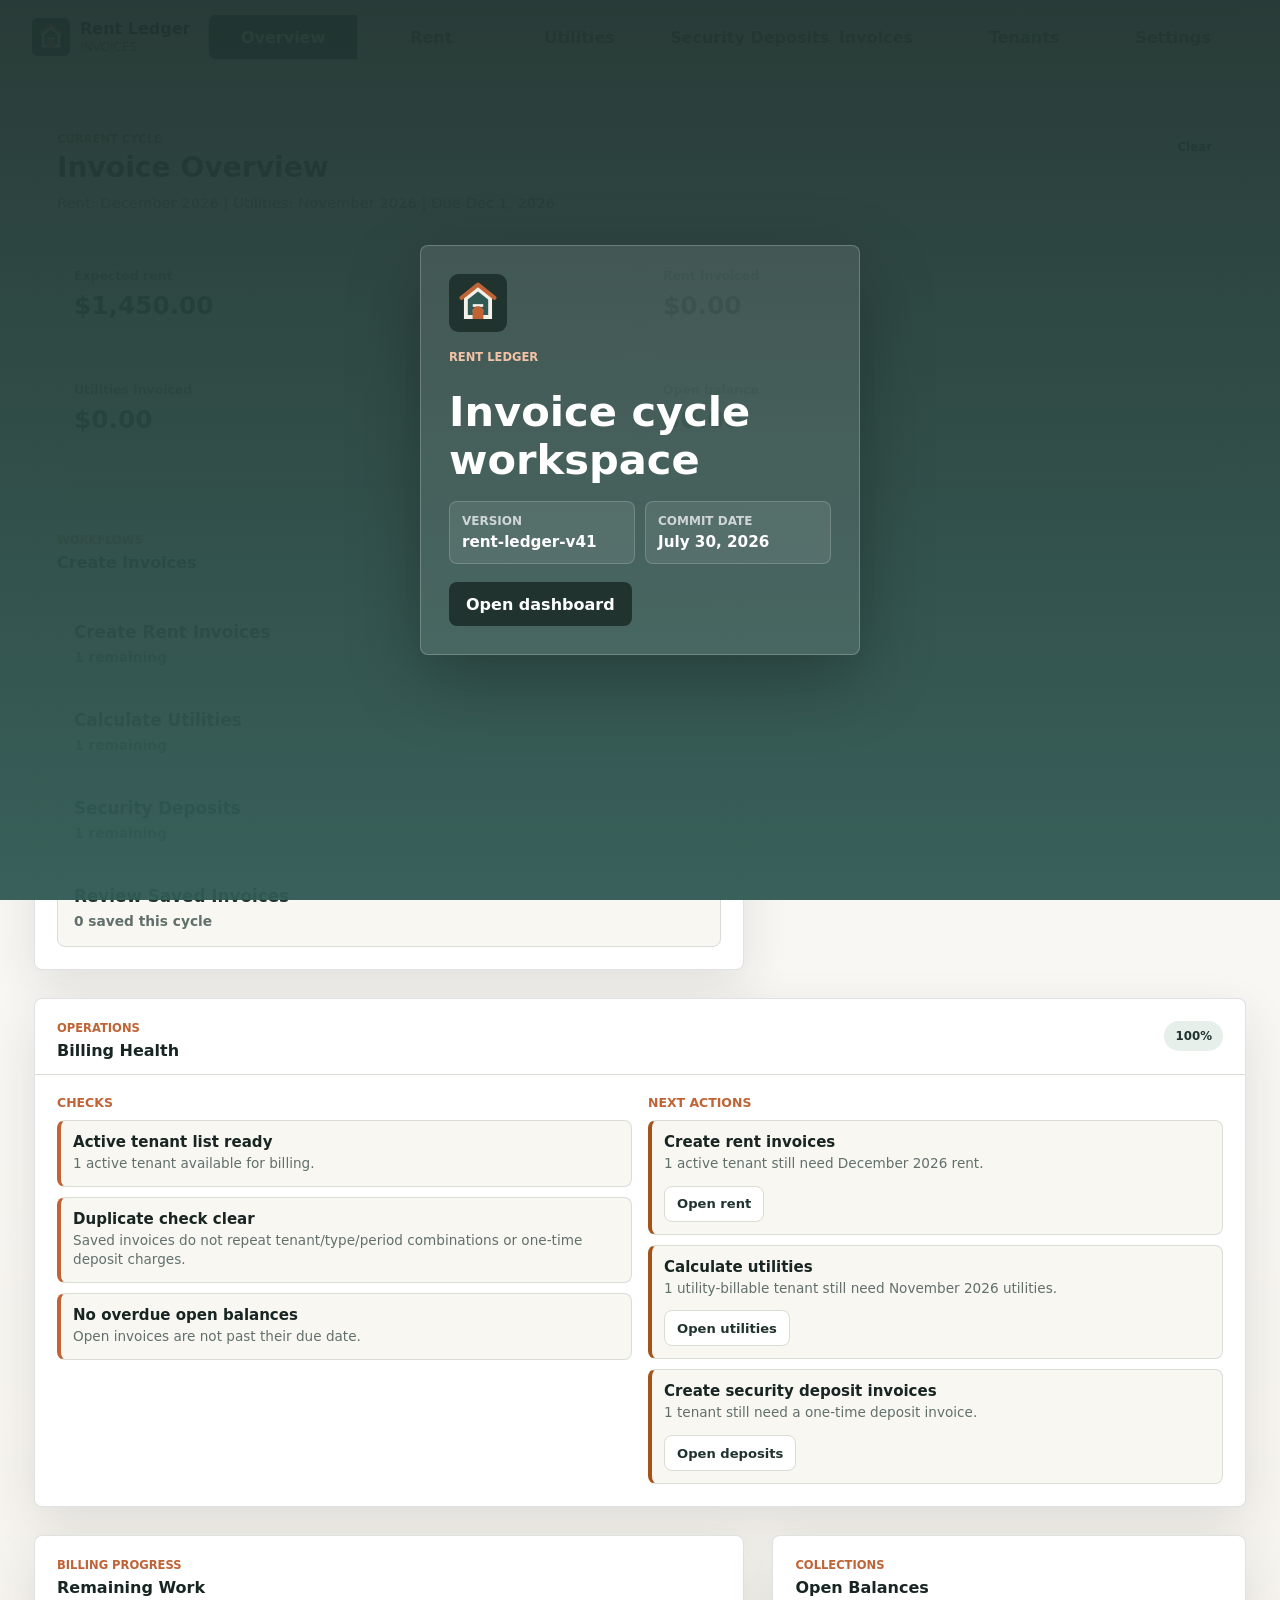
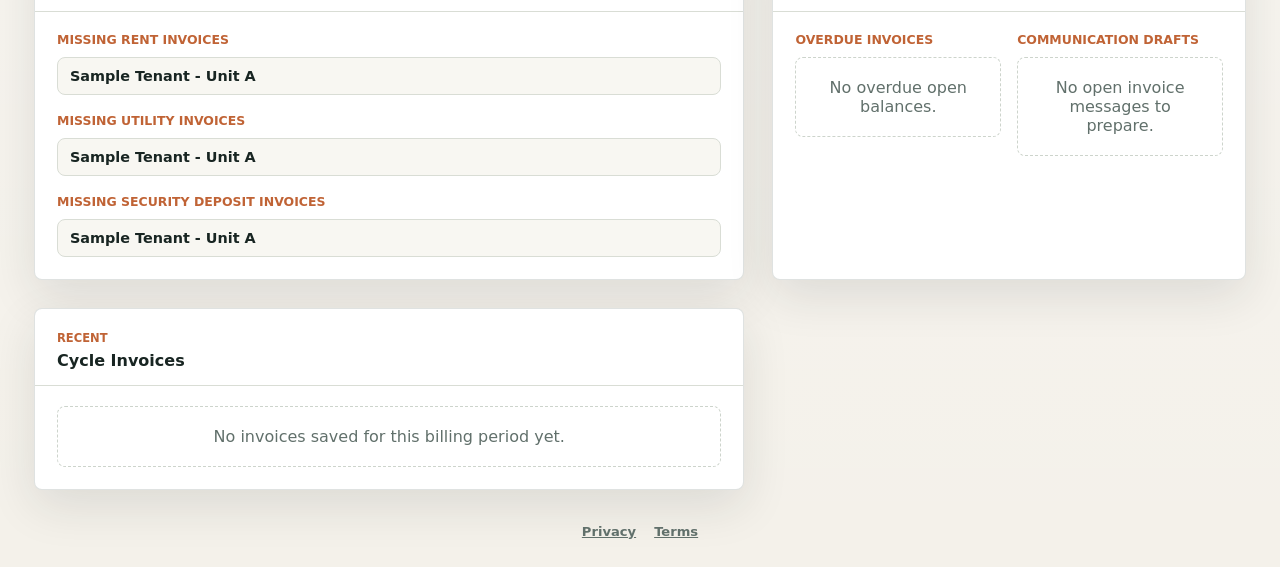
<file: index.html>
<!doctype html>
<html lang="en">
  <head>
    <meta charset="utf-8" />
    <meta name="viewport" content="width=device-width, initial-scale=1" />
    <meta name="theme-color" content="#20332f" />
    <meta http-equiv="Cache-Control" content="no-cache, no-store, must-revalidate" />
    <meta http-equiv="Pragma" content="no-cache" />
    <meta http-equiv="Expires" content="0" />
    <title>Rent Ledger</title>
    <link rel="manifest" href="manifest.webmanifest?v=rent-ledger-v41" />
    <link rel="icon" href="assets/rent-ledger-icon.svg" type="image/svg+xml" />
    <link rel="apple-touch-icon" href="assets/icon-192.png" />
    <link rel="stylesheet" href="styles.css?v=rent-ledger-v41" />
  </head>
  <body>
    <div id="app" class="app">
      <section class="splash-screen" id="splashScreen" aria-labelledby="splashTitle">
        <div class="splash-panel">
          <img src="assets/rent-ledger-icon.svg" alt="" class="splash-mark" />
          <p class="eyebrow">Rent Ledger</p>
          <h1 id="splashTitle">Invoice cycle workspace</h1>
          <div class="splash-meta" aria-label="Build details">
            <div>
              <span>Version</span>
              <strong id="splashVersion">rent-ledger-v41</strong>
            </div>
            <div>
              <span>Commit date</span>
              <strong id="splashCommitDate">July 30, 2026</strong>
            </div>
          </div>
          <button class="primary-button" id="enterApp" type="button">Open dashboard</button>
        </div>
      </section>

      <header class="topbar">
        <a class="brand" href="#overview" aria-label="Rent Ledger home">
          <img src="assets/rent-ledger-icon.svg" alt="" class="brand-mark" />
          <span>
            <strong>Rent Ledger</strong>
            <small>Invoices</small>
          </span>
        </a>

        <nav class="nav-tabs" aria-label="Primary">
          <button class="nav-tab is-active" data-view="overview" type="button">Overview</button>
          <button class="nav-tab" data-view="rent" type="button">Rent</button>
          <button class="nav-tab" data-view="utility" type="button">Utilities</button>
          <button class="nav-tab" data-view="security" type="button">Security Deposits</button>
          <button class="nav-tab" data-view="invoices" type="button">Invoices</button>
          <button class="nav-tab" data-view="tenants" type="button">Tenants</button>
          <button class="nav-tab" data-view="settings" type="button">Settings</button>
        </nav>
      </header>

      <main class="main">
        <section class="view view-overview is-active" id="view-overview" aria-labelledby="overviewHeading">
          <div class="overview-layout">
            <section class="panel overview-hero">
              <div class="panel-header">
                <div>
                  <p class="eyebrow">Current cycle</p>
                  <h1 id="overviewHeading">Invoice Overview</h1>
                  <p class="panel-copy" id="overviewCycleLabel">Current billing period</p>
                </div>
                <span class="status-pill" id="overviewCycleStatus">Open</span>
              </div>
              <div class="metric-grid overview-metrics">
                <div class="metric">
                  <span>Expected rent</span>
                  <strong id="cycleExpectedRent">$0.00</strong>
                </div>
                <div class="metric">
                  <span>Rent invoiced</span>
                  <strong id="cycleRentInvoiced">$0.00</strong>
                </div>
                <div class="metric">
                  <span>Utilities invoiced</span>
                  <strong id="cycleUtilityInvoiced">$0.00</strong>
                </div>
                <div class="metric">
                  <span>Open balance</span>
                  <strong id="cycleOpenBalance">$0.00</strong>
                </div>
              </div>
            </section>

            <section class="panel workflow-panel">
              <div class="panel-header compact">
                <div>
                  <p class="eyebrow">Workflows</p>
                  <h2>Create Invoices</h2>
                </div>
              </div>
              <div class="workflow-actions">
                <button class="workflow-button" id="startRentWorkflow" type="button">
                  <span>Create Rent Invoices</span>
                  <strong id="rentWorkflowCount">0 remaining</strong>
                </button>
                <button class="workflow-button" id="startUtilityWorkflow" type="button">
                  <span>Calculate Utilities</span>
                  <strong id="utilityWorkflowCount">0 remaining</strong>
                </button>
                <button class="workflow-button" id="startSecurityDepositWorkflow" type="button">
                  <span>Security Deposits</span>
                  <strong id="securityDepositWorkflowCount">0 remaining</strong>
                </button>
                <button class="workflow-button" id="reviewInvoicesWorkflow" type="button">
                  <span>Review Saved Invoices</span>
                  <strong id="invoiceWorkflowCount">0 saved this cycle</strong>
                </button>
              </div>
            </section>

            <section class="panel operations-panel">
              <div class="panel-header compact">
                <div>
                  <p class="eyebrow">Operations</p>
                  <h2>Billing Health</h2>
                </div>
                <span class="status-pill" id="billingHealthScore">100%</span>
              </div>
              <div class="operations-grid">
                <div>
                  <h3>Checks</h3>
                  <div class="operations-list" id="billingHealthList"></div>
                </div>
                <div>
                  <h3>Next actions</h3>
                  <div class="operations-list" id="billingActionList"></div>
                </div>
              </div>
            </section>

            <section class="panel">
              <div class="panel-header compact">
                <div>
                  <p class="eyebrow">Billing progress</p>
                  <h2>Remaining Work</h2>
                </div>
              </div>
              <div class="overview-list-group">
                <div>
                  <h3>Missing rent invoices</h3>
                  <div class="overview-list" id="cycleMissingRent"></div>
                </div>
                <div>
                  <h3>Missing utility invoices</h3>
                  <div class="overview-list" id="cycleMissingUtilities"></div>
                </div>
                <div>
                  <h3>Missing security deposit invoices</h3>
                  <div class="overview-list" id="cycleMissingSecurityDeposits"></div>
                </div>
              </div>
            </section>

            <section class="panel">
              <div class="panel-header compact">
                <div>
                  <p class="eyebrow">Collections</p>
                  <h2>Open Balances</h2>
                </div>
              </div>
              <div class="operations-grid">
                <div>
                  <h3>Overdue invoices</h3>
                  <div class="operations-list" id="delinquencyList"></div>
                </div>
                <div>
                  <h3>Communication drafts</h3>
                  <div class="operations-list" id="communicationDraftList"></div>
                </div>
              </div>
            </section>

            <section class="panel">
              <div class="panel-header compact">
                <div>
                  <p class="eyebrow">Recent</p>
                  <h2>Cycle Invoices</h2>
                </div>
              </div>
              <div class="invoice-history overview-invoices" id="overviewInvoiceList"></div>
            </section>
          </div>
        </section>

        <section class="view view-invoice" id="view-invoice" aria-labelledby="invoiceHeading">
          <section class="panel cycle-workflow-panel" id="rentBatchPanel">
            <div class="panel-header">
              <div>
                <p class="eyebrow">Rent cycle</p>
                <h1 id="rentBatchHeading">Rent Invoices</h1>
                <p class="panel-copy" id="rentBatchCopy">Review active tenants before creating rent invoices.</p>
              </div>
              <button class="primary-button" id="createAllRentInvoices" type="button">Create all rent invoices</button>
            </div>
            <div class="cycle-list" id="rentBatchList"></div>
          </section>

          <section class="panel cycle-workflow-panel" id="securityDepositBatchPanel" hidden>
            <div class="panel-header">
              <div>
                <p class="eyebrow">One-time tenant charges</p>
                <h1 id="securityDepositBatchHeading">Security Deposit Invoices</h1>
                <p class="panel-copy" id="securityDepositBatchCopy">
                  Each tenant needs one security deposit invoice, regardless of its billing period or payment status.
                </p>
              </div>
              <button class="primary-button" id="createAllSecurityDepositInvoices" type="button">
                Create all security deposits
              </button>
            </div>
            <div class="cycle-list" id="securityDepositBatchList"></div>
          </section>

          <section class="panel cycle-workflow-panel" id="utilityBatchPanel" hidden>
            <div class="panel-header">
              <div>
                <p class="eyebrow">Utility cycle</p>
                <h1 id="utilityBatchHeading">Utility Allocation</h1>
                <p class="panel-copy" id="utilityBatchCopy">Enter the bills once, then create utility invoices for every billable tenant.</p>
              </div>
              <button class="primary-button" id="createAllUtilityInvoices" type="button">Create all utilities</button>
            </div>
            <div class="cycle-form">
              <div class="grid three">
                <label>
                  Method
                  <select id="cycleUtilityMethod">
                    <option value="occupancyUnits">Occupancy units</option>
                    <option value="equalSplit">Equal split</option>
                  </select>
                </label>
                <label>
                  Total units / shares
                  <input id="cycleUtilityTotalUnits" type="number" min="0" step="0.01" />
                </label>
                <label>
                  Other utilities
                  <input id="cycleUtilityOther" type="number" min="0" step="0.01" />
                </label>
              </div>
              <div class="grid three">
                <label>
                  Dominion / electric
                  <input id="cycleUtilityElectric" type="number" min="0" step="0.01" />
                </label>
                <label>
                  HRSD / water
                  <input id="cycleUtilityWaterSewer" type="number" min="0" step="0.01" />
                </label>
                <label>
                  Gas
                  <input id="cycleUtilityGas" type="number" min="0" step="0.01" />
                </label>
              </div>
            </div>
            <div class="cycle-list" id="utilityAllocationList"></div>
          </section>

          <div class="workspace">
            <section class="panel editor-panel">
              <div class="panel-header">
                <div>
                  <p class="eyebrow" id="workflowEyebrow">Rent workflow</p>
                  <h1 id="invoiceHeading">Rent Invoice</h1>
                  <p class="panel-copy" id="workflowCopy">Create monthly rent invoices for active tenants.</p>
                </div>
                <div class="invoice-header-tools">
                  <span class="status-pill" id="invoiceStatus">Draft</span>
                </div>
              </div>

              <form id="invoiceForm" class="stack">
                <div class="section-heading compact">
                  <h2>Invoice details</h2>
                </div>
                <input id="invoiceType" name="invoiceType" type="hidden" value="rent" />
                <div class="grid three">
                  <label>
                    Tenant
                    <select id="tenantSelect" name="tenantId"></select>
                  </label>
                  <label>
                    Invoice #
                    <input id="invoiceNumber" name="invoiceNumber" type="text" autocomplete="off" />
                  </label>
                  <label>
                    Issue date
                    <input id="issueDate" name="issueDate" type="date" />
                  </label>
                </div>

                <div class="grid two">
                  <label>
                    Due date
                    <input id="dueDate" name="dueDate" type="date" />
                  </label>
                  <label>
                    Billing period
                    <input id="billingPeriod" name="billingPeriod" type="text" placeholder="July 2026" />
                  </label>
                </div>

                <section class="utility-calculator" id="utilityCalculator" aria-labelledby="utilityCalcHeading">
                  <div class="section-heading">
                    <div>
                      <p class="eyebrow">Utilities</p>
                      <h2 id="utilityCalcHeading">Utility Allocation</h2>
                    </div>
                    <button class="small-button" id="applyUtilityCharge" type="button">Apply charge</button>
                  </div>

                  <div class="grid three">
                    <label>
                      Method
                      <select id="utilityMethod">
                        <option value="occupancyUnits">Occupancy units</option>
                        <option value="equalSplit">Equal split</option>
                      </select>
                    </label>
                    <label>
                      Tenant units
                      <input id="utilityTenantUnits" type="number" min="0" step="0.01" />
                    </label>
                    <label>
                      Total units / shares
                      <input id="utilityTotalUnits" type="number" min="0" step="0.01" />
                    </label>
                  </div>

                  <div class="grid four">
                    <label>
                      Dominion / electric
                      <input id="utilityElectric" type="number" min="0" step="0.01" />
                    </label>
                    <label>
                      HRSD / water
                      <input id="utilityWaterSewer" type="number" min="0" step="0.01" />
                    </label>
                    <label>
                      Gas
                      <input id="utilityGas" type="number" min="0" step="0.01" />
                    </label>
                    <label>
                      Other utilities
                      <input id="utilityOther" type="number" min="0" step="0.01" />
                    </label>
                  </div>

                  <div class="utility-result" id="utilityCalcResult">Enter bills and units to calculate a utility share.</div>
                  <div class="utility-result secondary" id="utilityBatchSummary"></div>
                </section>

                <details class="advanced-charges" id="advancedCharges">
                  <summary>Edit charges</summary>
                  <div class="advanced-charges-body">
                    <div class="section-heading">
                      <h2>Charges</h2>
                      <div class="charge-actions">
                        <button class="small-button" id="applyRentCharge" type="button">Apply charge</button>
                        <button class="small-button" id="addLineItem" type="button">Add item</button>
                      </div>
                    </div>

                    <div class="line-items" id="lineItems" aria-live="polite"></div>
                  </div>
                </details>

                <div class="grid two">
                  <label>
                    Previous balance
                    <input id="previousBalance" name="previousBalance" type="number" min="0" step="0.01" />
                  </label>
                  <label>
                    Credits or adjustments
                    <input id="credits" name="credits" type="number" min="0" step="0.01" />
                  </label>
                </div>

                <label>
                  Notes
                  <textarea id="invoiceNotes" name="invoiceNotes" rows="3"></textarea>
                </label>

                <div class="invoice-total-bar">
                  <span>Total due</span>
                  <strong id="totalDue">$0.00</strong>
                </div>

                <div class="button-row">
                  <button class="primary-button" id="saveInvoice" type="submit">Save</button>
                  <button class="secondary-button" id="printInvoice" type="button">Print</button>
                  <button class="secondary-button mobile-preview-button" id="togglePreview" type="button">Preview</button>
                </div>
              </form>
            </section>

            <section class="panel preview-panel">
              <div class="panel-header compact">
                <div>
                  <p class="eyebrow">Preview</p>
                  <h2>Invoice Document</h2>
                </div>
                <span id="saveState" class="save-state">Draft</span>
              </div>

              <article class="invoice-sheet" id="invoicePreview" aria-label="Invoice preview"></article>
            </section>
          </div>

        </section>

        <section class="view view-invoices" id="view-invoices" aria-labelledby="invoicesHeading">
          <section class="panel">
            <div class="panel-header">
              <div>
                <p class="eyebrow">Invoice records</p>
                <h1 id="invoicesHeading">Invoices</h1>
                <p class="panel-copy">Review saved invoices, reopen prior invoices, or mark paid invoices.</p>
              </div>
              <button class="small-button danger" id="clearPaid" type="button">Delete paid non-deposit invoices</button>
            </div>
            <div class="invoice-history invoices-page-list" id="invoiceHistory"></div>
          </section>
        </section>

        <section class="view view-tenants" id="view-tenants" aria-labelledby="tenantsHeading">
          <div class="data-layout">
            <section class="panel">
              <div class="panel-header">
                <div>
                  <p class="eyebrow">Directory</p>
                  <h1 id="tenantsHeading">Tenants</h1>
                </div>
                <button class="small-button" id="addTenant" type="button">Add tenant</button>
              </div>
              <div class="tenant-section">
                <div class="section-heading compact">
                  <h2>Active tenants</h2>
                  <span id="activeTenantCount">0</span>
                </div>
                <div class="tenant-list" id="tenantList"></div>
              </div>
              <div class="tenant-section">
                <div class="section-heading compact">
                  <h2>Inactive tenants</h2>
                  <span id="inactiveTenantCount">0</span>
                </div>
                <div class="tenant-list" id="inactiveTenantList"></div>
              </div>
            </section>

            <section class="panel">
              <div class="panel-header compact">
                <div>
                  <p class="eyebrow">Details</p>
                  <h2 id="tenantFormHeading">Tenant Profile</h2>
                </div>
                <button class="small-button danger" id="deleteTenant" type="button">Delete</button>
              </div>

              <form id="tenantForm" class="stack">
                <input type="hidden" id="tenantId" />
                <div class="grid two">
                  <label>
                    Tenant name
                    <input id="tenantName" type="text" autocomplete="name" required />
                  </label>
                  <label>
                    Unit
                    <input id="tenantUnit" type="text" autocomplete="off" />
                  </label>
                </div>
                <label>
                  Mailing address
                  <textarea id="tenantAddress" rows="3"></textarea>
                </label>
                <div class="grid two">
                  <label>
                    Email
                    <input id="tenantEmail" type="email" autocomplete="email" />
                  </label>
                  <label>
                    Phone
                    <input id="tenantPhone" type="tel" autocomplete="tel" placeholder="(757) 555-1212" />
                  </label>
                </div>
                <div class="grid three">
                  <label>
                    Monthly rent
                    <input id="tenantRent" type="number" min="0" step="0.01" />
                  </label>
                  <label>
                    Security deposit
                    <input id="tenantSecurityDeposit" type="number" min="0" step="0.01" />
                  </label>
                  <label>
                    Utility occupancy units
                    <input id="tenantUtilityUnits" type="number" min="0" step="0.01" />
                  </label>
                </div>
                <label>
                  Lease memo
                  <textarea id="tenantMemo" rows="3"></textarea>
                </label>
                <label class="checkbox-row">
                  <input id="tenantActive" type="checkbox" />
                  <span>Active tenant</span>
                </label>
                <label class="checkbox-row">
                  <input id="tenantExcludeUtilities" type="checkbox" />
                  <span>Exclude from utility billing</span>
                </label>
                <div class="button-row">
                  <button class="primary-button" type="submit">Save tenant</button>
                  <button class="secondary-button" id="resetTenantForm" type="button">Reset</button>
                </div>
              </form>
            </section>
          </div>
        </section>

        <section class="view view-settings" id="view-settings" aria-labelledby="settingsHeading">
          <div class="data-layout settings-layout">
            <section class="panel">
              <div class="panel-header">
                <div>
                  <p class="eyebrow">Sender</p>
                  <h1 id="settingsHeading">Landlord Settings</h1>
                </div>
              </div>

              <form id="landlordForm" class="stack">
                <label>
                  Business or owner name
                  <input id="landlordName" type="text" autocomplete="organization" />
                </label>
                <label>
                  Address
                  <textarea id="landlordAddress" rows="3"></textarea>
                </label>
                <div class="grid two">
                  <label>
                    Email
                    <input id="landlordEmail" type="email" autocomplete="email" />
                  </label>
                  <label>
                    Phone
                    <input id="landlordPhone" type="tel" autocomplete="tel" placeholder="(757) 555-1212" />
                  </label>
                </div>
                <label>
                  Payment instructions
                  <textarea id="paymentInstructions" rows="5"></textarea>
                </label>
                <div class="button-row">
                  <button class="primary-button" type="submit">Save settings</button>
                </div>
              </form>
            </section>

            <section class="panel">
              <div class="panel-header compact">
                <div>
                  <p class="eyebrow">Audit</p>
                  <h2>Recent Local Activity</h2>
                </div>
              </div>
              <div class="audit-list" id="auditTrailList"></div>
            </section>

            <section class="panel">
              <div class="panel-header compact">
                <div>
                  <p class="eyebrow">Totals</p>
                  <h2>Portfolio Snapshot</h2>
                </div>
              </div>
              <div class="metric-grid">
                <div class="metric">
                  <span>Active tenants</span>
                  <strong id="metricTenants">0</strong>
                </div>
                <div class="metric">
                  <span>Open invoices</span>
                  <strong id="metricOpen">0</strong>
                </div>
                <div class="metric">
                  <span>Open balance</span>
                  <strong id="metricBalance">$0.00</strong>
                </div>
                <div class="metric">
                  <span>Paid invoices</span>
                  <strong id="metricPaid">0</strong>
                </div>
              </div>
              <div class="backup-tools file-backup-tools" aria-labelledby="fileBackupHeading">
                <div>
                  <p class="eyebrow">Offline safety</p>
                  <h2 id="fileBackupHeading">JSON Backup</h2>
                  <p class="backup-copy">
                    Export a complete backup before moving this ledger to another website or replacing browser data.
                  </p>
                </div>
                <div class="backup-status">
                  <span id="backupCount">0 local backups</span>
                  <strong id="backupLatest">No backup yet</strong>
                </div>
                <div class="button-row">
                  <button class="secondary-button" id="exportBackupSettings" type="button">Export JSON</button>
                  <button class="secondary-button" id="importBackupButton" type="button">Import JSON</button>
                  <input id="importBackup" type="file" accept=".json,application/json" hidden />
                  <button class="secondary-button" id="restoreLatestBackup" type="button">Restore latest local backup</button>
                </div>
                <p class="field-help">
                  Import replaces this browser's data only after confirmation. Keep the exported file until the new
                  production origin has been independently verified.
                </p>
              </div>
              <div class="backup-tools drive-tools">
                <div>
                  <p class="eyebrow">Cloud backup</p>
                  <h2>Google Drive</h2>
                  <p class="backup-copy">
                    Connected Drive saves app data and invoice PDFs in a Rent Ledger folder.
                  </p>
                </div>
                <div class="backup-status">
                  <span>Connection</span>
                  <strong id="driveStatus">Not connected</strong>
                </div>
                <div class="button-row">
                  <button class="secondary-button" id="connectDrive" type="button">Connect Drive</button>
                  <button class="secondary-button" id="loadDriveState" type="button">Download from Drive</button>
                  <button class="secondary-button" id="saveDriveState" type="button">Upload to Drive</button>
                </div>
                <p class="field-help">
                  Download replaces this browser's data after confirmation. Upload sends this browser's current data to Drive.
                </p>
                <details class="advanced-settings">
                  <summary>Advanced Drive setup</summary>
                  <label>
                    Google OAuth client ID
                    <input
                      id="googleClientId"
                      type="text"
                      autocomplete="off"
                      placeholder="1234567890-abc.apps.googleusercontent.com"
                    />
                  </label>
                  <p class="field-help">
                    Paste the full Web application OAuth client ID. Do not use a project ID, API key, email address, or client secret.
                  </p>
                  <label class="checkbox-row">
                    <input id="driveAutoSync" type="checkbox" />
                    <span>Automatically upload app data after local changes</span>
                  </label>
                </details>
              </div>
              <div class="backup-tools email-tools" aria-labelledby="googleEmailHeading">
                <div>
                  <p class="eyebrow">Email delivery</p>
                  <h2 id="googleEmailHeading">Google Email</h2>
                  <p class="backup-copy">
                    Review and send invoice messages through Gmail. Email authorization is separate from Drive.
                  </p>
                </div>
                <div class="backup-status">
                  <span>Connection</span>
                  <strong id="emailStatus" aria-live="polite">Not connected</strong>
                </div>
                <div class="button-row">
                  <button class="secondary-button" id="connectEmail" type="button">Connect Google Email</button>
                </div>
                <p class="field-help">
                  Rent Ledger requests permission to send only after you connect. It cannot read your inbox.
                </p>
                <details class="advanced-settings">
                  <summary>Advanced email setup</summary>
                  <label>
                    Google OAuth client ID
                    <input
                      id="emailGoogleClientId"
                      type="text"
                      autocomplete="off"
                      placeholder="1234567890-abc.apps.googleusercontent.com"
                      aria-describedby="emailClientIdHelp"
                    />
                  </label>
                  <p class="field-help" id="emailClientIdHelp">
                    Use a Web application client authorized only for the dedicated production origin. Do not paste a
                    client secret.
                  </p>
                </details>
                <p class="field-help">
                  See the <a href="privacy.html">Rent Ledger privacy notice</a> for local storage and Google data use.
                </p>
              </div>
              <div class="backup-tools report-tools">
                <div>
                  <p class="eyebrow">Exports</p>
                  <h2>Reports</h2>
                  <p class="backup-copy">
                    Download accounting-ready CSV files from the data currently saved in this browser.
                  </p>
                </div>
                <div class="button-row">
                  <button class="secondary-button" id="exportInvoiceCsv" type="button">Invoice CSV</button>
                  <button class="secondary-button" id="exportTenantStatementCsv" type="button">Tenant balances CSV</button>
                  <button class="secondary-button" id="exportAuditCsv" type="button">Audit CSV</button>
                </div>
              </div>
              <div class="backup-tools lock-tools">
                <div>
                  <p class="eyebrow">Controls</p>
                  <h2>Closed Periods</h2>
                  <p class="backup-copy">
                    Locks are workflow safeguards, not access controls. Changes remain possible after an extra confirmation.
                    Lock the current rent/security and utility periods together, or unlock any listed period individually.
                    Lock changes sync across open tabs without replacing their invoice, tenant, or landlord forms.
                  </p>
                </div>
                <div class="button-row">
                  <button class="secondary-button" id="lockCurrentCycle" type="button">Lock current cycle</button>
                  <button class="secondary-button" id="unlockCurrentCycle" type="button">Unlock current cycle</button>
                </div>
                <div class="operations-list closed-period-list" id="closedPeriodList"></div>
              </div>
            </section>
          </div>
        </section>
      </main>

      <footer class="site-footer" aria-label="Application policies">
        <a href="privacy.html">Privacy</a>
        <a href="terms.html">Terms</a>
      </footer>

      <div class="toast" id="toast" role="status" aria-live="polite"></div>
      <div class="modal-backdrop" id="emailDialog" hidden>
        <section
          class="modal-panel email-modal-panel"
          role="dialog"
          aria-modal="true"
          aria-labelledby="emailDialogTitle"
          aria-describedby="emailDialogCopy"
        >
          <div>
            <p class="eyebrow">Email delivery</p>
            <h2 id="emailDialogTitle">Review email</h2>
            <p class="panel-copy" id="emailDialogCopy">
              Confirm the recipient and wording before sending through your connected Google account.
            </p>
          </div>
          <div class="email-review-form">
            <label>
              Email context
              <select id="emailPurpose">
                <option value="new_invoice">New invoice</option>
                <option value="payment_received">Payment received</option>
                <option value="payment_reminder">Payment reminder</option>
              </select>
            </label>
            <div class="email-identity-grid">
              <label>
                From address
                <input id="emailFrom" type="email" autocomplete="off" readonly />
              </label>
              <label>
                Connected Google account
                <input id="emailAccount" type="email" autocomplete="off" readonly />
              </label>
            </div>
            <label>
              To
              <input id="emailTo" type="email" autocomplete="off" readonly />
            </label>
            <label>
              Subject
              <input id="emailSubject" type="text" autocomplete="off" maxlength="180" />
            </label>
            <label>
              Message
              <textarea id="emailBody" rows="12"></textarea>
            </label>
            <div class="email-attachment-row" id="emailAttachmentRow" hidden>
              <span>Attachment</span>
              <strong id="emailAttachmentName">Invoice PDF</strong>
            </div>
            <p class="email-dialog-status" id="emailDialogStatus" role="status" aria-live="polite"></p>
          </div>
          <div class="button-row email-dialog-actions">
            <button class="secondary-button" id="emailCopy" type="button">Copy</button>
            <button class="secondary-button" id="emailCancel" type="button">Cancel</button>
            <button class="primary-button" id="emailSend" type="button">Send</button>
          </div>
          <p class="field-help">
            Rent Ledger sends the message shown above and does not add your standard Gmail signature.
          </p>
        </section>
      </div>
      <div class="modal-backdrop" id="paymentDialog" hidden>
        <section class="modal-panel" role="dialog" aria-modal="true" aria-labelledby="paymentDialogHeading">
          <div>
            <p class="eyebrow">Payment</p>
            <h2 id="paymentDialogHeading">Record payment</h2>
            <p class="panel-copy" id="paymentDialogCopy">Choose how much was paid.</p>
          </div>
          <div class="button-row">
            <button class="primary-button" id="paymentFull" type="button">Full</button>
            <button class="secondary-button" id="paymentPartial" type="button">Partial</button>
            <button class="secondary-button" id="paymentCancel" type="button">Cancel</button>
          </div>
          <div class="partial-payment-fields" id="partialPaymentFields" hidden>
            <label>
              Partial payment amount
              <input id="partialPaymentAmount" type="number" min="0.01" step="0.01" inputmode="decimal" />
            </label>
            <button class="primary-button" id="paymentPartialSave" type="button">Save partial payment</button>
          </div>
        </section>
      </div>
    </div>

    <script src="app.js?v=rent-ledger-v41" defer></script>
  </body>
</html>
</file>
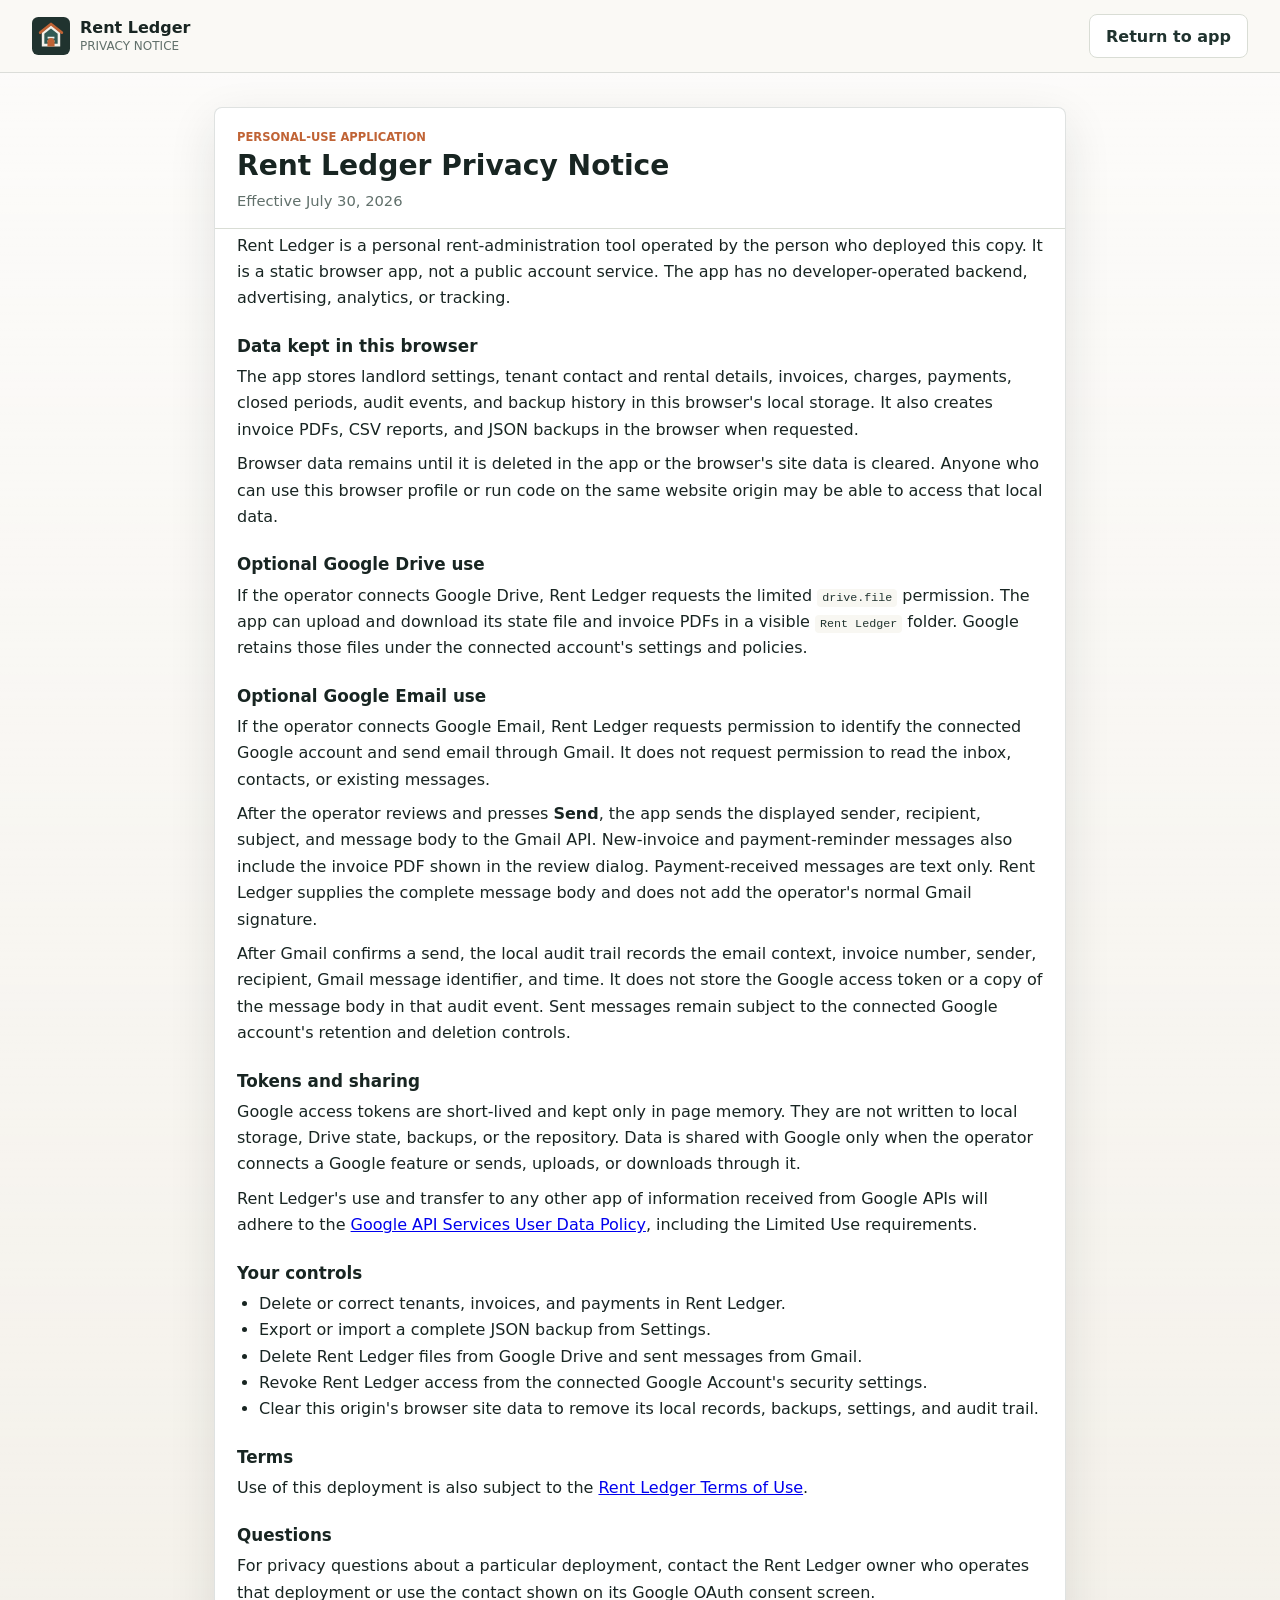
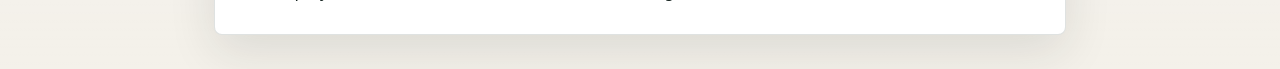
<file: privacy.html>
<!doctype html>
<html lang="en">
  <head>
    <meta charset="utf-8" />
    <meta name="viewport" content="width=device-width, initial-scale=1" />
    <meta name="theme-color" content="#20332f" />
    <title>Privacy Notice | Rent Ledger</title>
    <link rel="icon" href="assets/rent-ledger-icon.svg" type="image/svg+xml" />
    <link rel="stylesheet" href="styles.css?v=rent-ledger-v41" />
  </head>
  <body>
    <header class="topbar privacy-topbar">
      <a class="brand" href="./" aria-label="Return to Rent Ledger">
        <img src="assets/rent-ledger-icon.svg" alt="" class="brand-mark" />
        <span>
          <strong>Rent Ledger</strong>
          <small>Privacy notice</small>
        </span>
      </a>
      <a class="secondary-button privacy-return" href="./">Return to app</a>
    </header>

    <main class="main privacy-main">
      <article class="panel privacy-panel">
        <header class="panel-header">
          <div>
            <p class="eyebrow">Personal-use application</p>
            <h1>Rent Ledger Privacy Notice</h1>
            <p class="panel-copy">Effective July 30, 2026</p>
          </div>
        </header>

        <div class="privacy-content">
          <p>
            Rent Ledger is a personal rent-administration tool operated by the person who deployed this copy. It is a
            static browser app, not a public account service. The app has no developer-operated backend, advertising,
            analytics, or tracking.
          </p>

          <section>
            <h2>Data kept in this browser</h2>
            <p>
              The app stores landlord settings, tenant contact and rental details, invoices, charges, payments, closed
              periods, audit events, and backup history in this browser's local storage. It also creates invoice PDFs,
              CSV reports, and JSON backups in the browser when requested.
            </p>
            <p>
              Browser data remains until it is deleted in the app or the browser's site data is cleared. Anyone who can
              use this browser profile or run code on the same website origin may be able to access that local data.
            </p>
          </section>

          <section>
            <h2>Optional Google Drive use</h2>
            <p>
              If the operator connects Google Drive, Rent Ledger requests the limited
              <code>drive.file</code> permission. The app can upload and download its state file and invoice PDFs in a
              visible <code>Rent Ledger</code> folder. Google retains those files under the connected account's
              settings and policies.
            </p>
          </section>

          <section>
            <h2>Optional Google Email use</h2>
            <p>
              If the operator connects Google Email, Rent Ledger requests permission to identify the connected Google
              account and send email through Gmail. It does not request permission to read the inbox, contacts, or
              existing messages.
            </p>
            <p>
              After the operator reviews and presses <strong>Send</strong>, the app sends the displayed sender,
              recipient, subject, and message body to the Gmail API. New-invoice and payment-reminder messages also
              include the invoice PDF shown in the review dialog. Payment-received messages are text only. Rent Ledger
              supplies the complete message body and does not add the operator's normal Gmail signature.
            </p>
            <p>
              After Gmail confirms a send, the local audit trail records the email context, invoice number, sender,
              recipient, Gmail message identifier, and time. It does not store the Google access token or a copy of the
              message body in that audit event. Sent messages remain subject to the connected Google account's
              retention and deletion controls.
            </p>
          </section>

          <section>
            <h2>Tokens and sharing</h2>
            <p>
              Google access tokens are short-lived and kept only in page memory. They are not written to local storage,
              Drive state, backups, or the repository. Data is shared with Google only when the operator connects a
              Google feature or sends, uploads, or downloads through it.
            </p>
            <p>
              Rent Ledger's use and transfer to any other app of information received from Google APIs will adhere to
              the
              <a href="https://developers.google.com/terms/api-services-user-data-policy"
                >Google API Services User Data Policy</a
              >, including the Limited Use requirements.
            </p>
          </section>

          <section>
            <h2>Your controls</h2>
            <ul>
              <li>Delete or correct tenants, invoices, and payments in Rent Ledger.</li>
              <li>Export or import a complete JSON backup from Settings.</li>
              <li>Delete Rent Ledger files from Google Drive and sent messages from Gmail.</li>
              <li>Revoke Rent Ledger access from the connected Google Account's security settings.</li>
              <li>Clear this origin's browser site data to remove its local records, backups, settings, and audit trail.</li>
            </ul>
          </section>

          <section>
            <h2>Terms</h2>
            <p>Use of this deployment is also subject to the <a href="terms.html">Rent Ledger Terms of Use</a>.</p>
          </section>

          <section>
            <h2>Questions</h2>
            <p>
              For privacy questions about a particular deployment, contact the Rent Ledger owner who operates that
              deployment or use the contact shown on its Google OAuth consent screen.
            </p>
          </section>
        </div>
      </article>
    </main>
  </body>
</html>
</file>
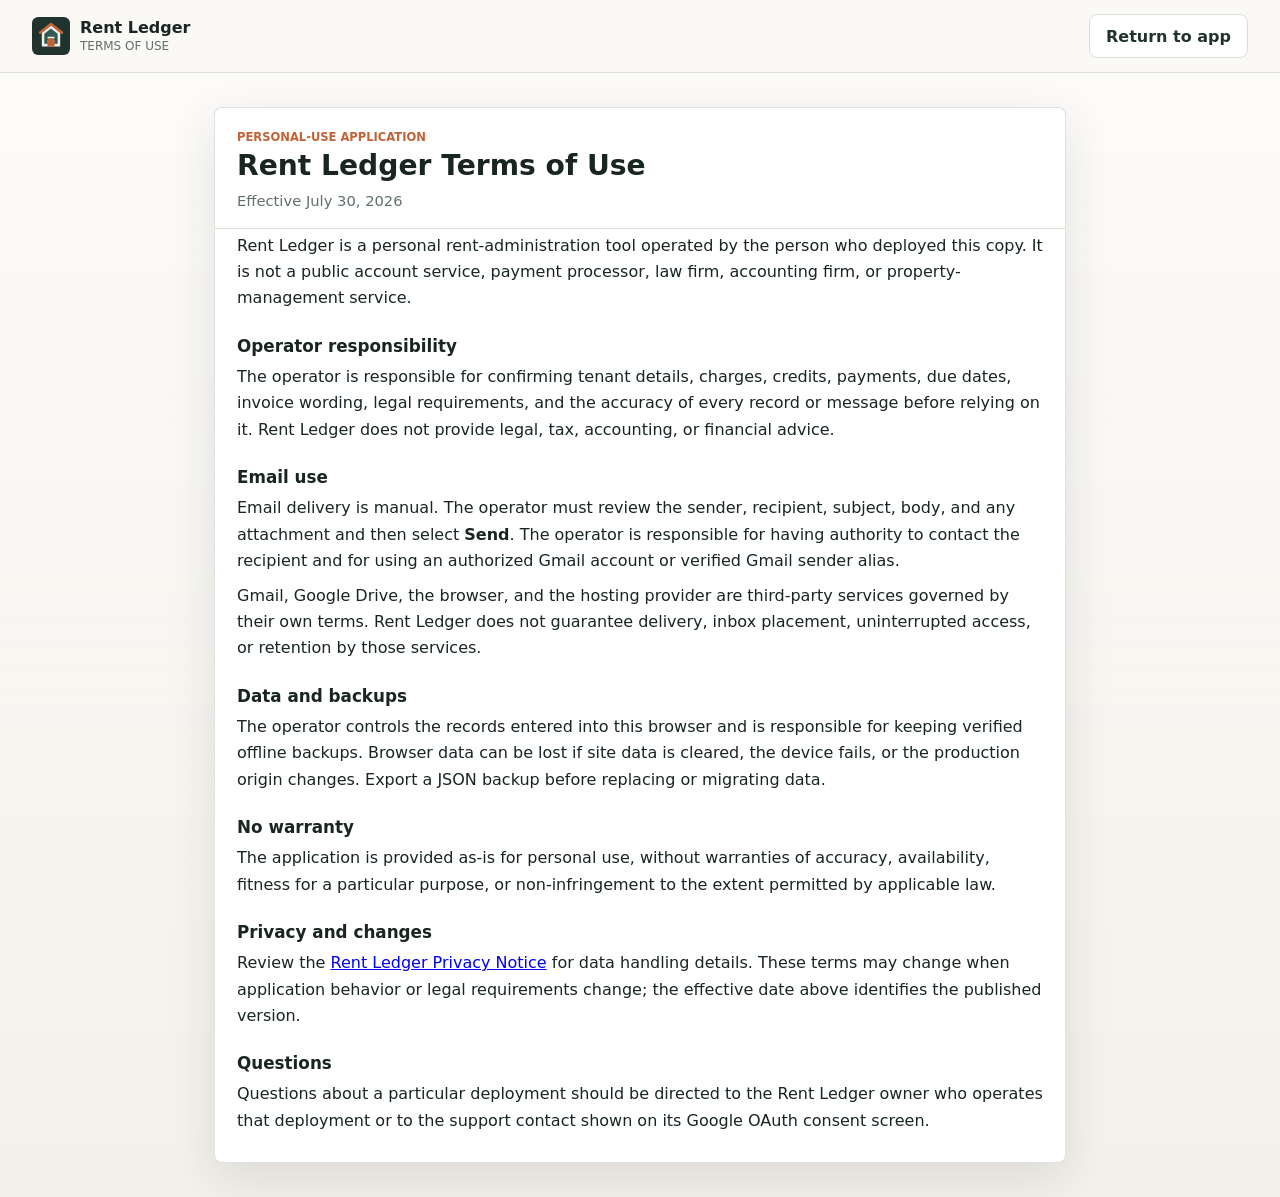
<file: terms.html>
<!doctype html>
<html lang="en">
  <head>
    <meta charset="utf-8" />
    <meta name="viewport" content="width=device-width, initial-scale=1" />
    <meta name="theme-color" content="#20332f" />
    <title>Terms of Use | Rent Ledger</title>
    <link rel="icon" href="assets/rent-ledger-icon.svg" type="image/svg+xml" />
    <link rel="stylesheet" href="styles.css?v=rent-ledger-v41" />
  </head>
  <body>
    <header class="topbar privacy-topbar">
      <a class="brand" href="./" aria-label="Return to Rent Ledger">
        <img src="assets/rent-ledger-icon.svg" alt="" class="brand-mark" />
        <span>
          <strong>Rent Ledger</strong>
          <small>Terms of use</small>
        </span>
      </a>
      <a class="secondary-button privacy-return" href="./">Return to app</a>
    </header>

    <main class="main privacy-main">
      <article class="panel privacy-panel">
        <header class="panel-header">
          <div>
            <p class="eyebrow">Personal-use application</p>
            <h1>Rent Ledger Terms of Use</h1>
            <p class="panel-copy">Effective July 30, 2026</p>
          </div>
        </header>

        <div class="privacy-content">
          <p>
            Rent Ledger is a personal rent-administration tool operated by the person who deployed this copy. It is not
            a public account service, payment processor, law firm, accounting firm, or property-management service.
          </p>

          <section>
            <h2>Operator responsibility</h2>
            <p>
              The operator is responsible for confirming tenant details, charges, credits, payments, due dates,
              invoice wording, legal requirements, and the accuracy of every record or message before relying on it.
              Rent Ledger does not provide legal, tax, accounting, or financial advice.
            </p>
          </section>

          <section>
            <h2>Email use</h2>
            <p>
              Email delivery is manual. The operator must review the sender, recipient, subject, body, and any
              attachment and then select <strong>Send</strong>. The operator is responsible for having authority to
              contact the recipient and for using an authorized Gmail account or verified Gmail sender alias.
            </p>
            <p>
              Gmail, Google Drive, the browser, and the hosting provider are third-party services governed by their own
              terms. Rent Ledger does not guarantee delivery, inbox placement, uninterrupted access, or retention by
              those services.
            </p>
          </section>

          <section>
            <h2>Data and backups</h2>
            <p>
              The operator controls the records entered into this browser and is responsible for keeping verified
              offline backups. Browser data can be lost if site data is cleared, the device fails, or the production
              origin changes. Export a JSON backup before replacing or migrating data.
            </p>
          </section>

          <section>
            <h2>No warranty</h2>
            <p>
              The application is provided as-is for personal use, without warranties of accuracy, availability,
              fitness for a particular purpose, or non-infringement to the extent permitted by applicable law.
            </p>
          </section>

          <section>
            <h2>Privacy and changes</h2>
            <p>
              Review the <a href="privacy.html">Rent Ledger Privacy Notice</a> for data handling details. These terms
              may change when application behavior or legal requirements change; the effective date above identifies
              the published version.
            </p>
          </section>

          <section>
            <h2>Questions</h2>
            <p>
              Questions about a particular deployment should be directed to the Rent Ledger owner who operates that
              deployment or to the support contact shown on its Google OAuth consent screen.
            </p>
          </section>
        </div>
      </article>
    </main>
  </body>
</html>
</file>
<file: styles.css>
:root {
  --bg: #f4f1ea;
  --surface: #ffffff;
  --surface-muted: #f8f7f2;
  --ink: #182522;
  --muted: #61706b;
  --line: #d9ddd5;
  --brand: #20332f;
  --brand-2: #315a54;
  --accent: #c06335;
  --accent-soft: #f5dfd2;
  --ok: #1e6b4c;
  --warn: #a45319;
  --danger: #9d2f26;
  --shadow: 0 16px 48px rgba(24, 37, 34, 0.11);
  --radius: 8px;
  --tap: 44px;
  font-family:
    Inter, ui-sans-serif, system-ui, -apple-system, BlinkMacSystemFont, "Segoe UI",
    sans-serif;
  color: var(--ink);
  background: var(--bg);
}

* {
  box-sizing: border-box;
}

html {
  min-height: 100%;
}

body {
  min-height: 100vh;
  margin: 0;
  background:
    linear-gradient(180deg, rgba(255, 255, 255, 0.78), rgba(255, 255, 255, 0)),
    var(--bg);
}

button,
input,
select,
textarea {
  font: inherit;
}

button {
  cursor: pointer;
}

.app {
  min-height: 100vh;
}

.splash-screen {
  position: fixed;
  inset: 0;
  z-index: 100;
  display: grid;
  place-items: center;
  padding: 24px;
  background: linear-gradient(180deg, rgba(32, 51, 47, 0.96), rgba(49, 90, 84, 0.96));
}

.splash-screen[hidden] {
  display: none;
}

[hidden] {
  display: none !important;
}

.splash-panel {
  display: grid;
  justify-items: start;
  gap: 18px;
  width: min(100%, 440px);
  border: 1px solid rgba(255, 255, 255, 0.22);
  border-radius: var(--radius);
  padding: 28px;
  color: #fff;
  background: rgba(255, 255, 255, 0.1);
  box-shadow: 0 24px 72px rgba(0, 0, 0, 0.28);
}

.splash-panel .eyebrow {
  color: #f3c2a6;
}

.splash-panel h1 {
  font-size: clamp(1.8rem, 6vw, 2.6rem);
}

.splash-mark {
  width: 58px;
  height: 58px;
}

.splash-meta {
  display: grid;
  grid-template-columns: repeat(2, minmax(0, 1fr));
  gap: 10px;
  width: 100%;
}

.splash-meta div {
  border: 1px solid rgba(255, 255, 255, 0.18);
  border-radius: var(--radius);
  padding: 12px;
  background: rgba(255, 255, 255, 0.08);
}

.splash-meta span,
.splash-meta strong {
  display: block;
}

.splash-meta span {
  color: rgba(255, 255, 255, 0.72);
  font-size: 0.75rem;
  font-weight: 800;
  text-transform: uppercase;
}

.splash-meta strong {
  margin-top: 5px;
  font-size: 0.95rem;
}

.topbar {
  position: sticky;
  top: 0;
  z-index: 20;
  display: grid;
  grid-template-columns: auto minmax(0, 1fr);
  align-items: center;
  gap: 18px;
  padding: 14px clamp(16px, 3vw, 32px);
  border-bottom: 1px solid rgba(32, 51, 47, 0.14);
  background: rgba(250, 249, 245, 0.94);
  backdrop-filter: blur(14px);
}

.brand {
  display: inline-flex;
  align-items: center;
  gap: 10px;
  width: fit-content;
  color: var(--ink);
  text-decoration: none;
}

.brand-mark {
  width: 38px;
  height: 38px;
  flex: 0 0 38px;
}

.brand strong,
.brand small {
  display: block;
  line-height: 1.05;
}

.brand strong {
  font-size: 1rem;
}

.brand small {
  margin-top: 3px;
  color: var(--muted);
  font-size: 0.75rem;
  text-transform: uppercase;
  letter-spacing: 0;
}

.nav-tabs {
  display: inline-grid;
  grid-template-columns: repeat(7, minmax(86px, 1fr));
  justify-self: end;
  min-height: var(--tap);
  border: 1px solid var(--line);
  border-radius: var(--radius);
  overflow: hidden;
  background: var(--surface);
}

.nav-tab {
  min-height: var(--tap);
  border: 0;
  border-right: 1px solid var(--line);
  padding: 0 16px;
  color: var(--muted);
  background: transparent;
  font-weight: 700;
  white-space: nowrap;
}

.nav-tab:last-child {
  border-right: 0;
}

.nav-tab.is-active {
  color: #fff;
  background: var(--brand);
}

.main {
  padding: clamp(18px, 3vw, 34px);
}

.view {
  display: none;
}

.view.is-active {
  display: block;
}

.workspace {
  display: grid;
  grid-template-columns: minmax(360px, 0.92fr) minmax(420px, 1.08fr);
  align-items: start;
  gap: clamp(18px, 3vw, 28px);
  max-width: 1460px;
  margin: 0 auto;
}

.overview-layout {
  display: grid;
  grid-template-columns: minmax(440px, 1.2fr) minmax(320px, 0.8fr);
  gap: clamp(18px, 3vw, 28px);
  max-width: 1240px;
  margin: 0 auto;
}

.overview-hero {
  grid-column: 1 / -1;
}

.panel-copy {
  margin: 8px 0 0;
  color: var(--muted);
  font-size: 0.92rem;
  line-height: 1.45;
}

.overview-metrics {
  grid-template-columns: repeat(4, minmax(0, 1fr));
}

.workflow-actions {
  display: grid;
  gap: 12px;
  padding: 20px 22px 22px;
}

.workflow-button {
  display: grid;
  gap: 5px;
  min-height: 76px;
  border: 1px solid var(--line);
  border-radius: var(--radius);
  padding: 14px 16px;
  color: var(--ink);
  background: var(--surface-muted);
  text-align: left;
}

.workflow-button span {
  color: var(--brand);
  font-size: 1.05rem;
  font-weight: 900;
}

.workflow-button strong {
  color: var(--muted);
  font-size: 0.86rem;
}

.overview-list-group {
  display: grid;
  gap: 18px;
  padding: 20px 22px 22px;
}

.overview-list-group h3 {
  margin-bottom: 10px;
  color: var(--accent);
  font-size: 0.78rem;
  text-transform: uppercase;
}

.overview-list {
  display: grid;
  gap: 8px;
}

.overview-list-item {
  border: 1px solid var(--line);
  border-radius: var(--radius);
  padding: 10px 12px;
  background: var(--surface-muted);
  font-size: 0.9rem;
  font-weight: 800;
}

.operations-panel {
  grid-column: 1 / -1;
}

.operations-grid {
  display: grid;
  grid-template-columns: repeat(2, minmax(0, 1fr));
  gap: 16px;
  padding: 20px 22px 22px;
}

.operations-grid h3 {
  margin-bottom: 10px;
  color: var(--accent);
  font-size: 0.78rem;
  text-transform: uppercase;
}

.operations-list,
.audit-list {
  display: grid;
  gap: 10px;
}

.audit-list {
  padding: 8px 22px 22px;
}

.operations-item,
.audit-item {
  display: grid;
  gap: 8px;
  border: 1px solid var(--line);
  border-left-width: 4px;
  border-radius: var(--radius);
  padding: 12px;
  background: var(--surface-muted);
}

.operations-item strong,
.audit-item strong {
  display: block;
  font-size: 0.94rem;
}

.operations-item p,
.audit-item p {
  margin: 3px 0 0;
  color: var(--muted);
  font-size: 0.85rem;
  line-height: 1.45;
}

.operations-item.is-critical {
  border-left-color: var(--danger);
}

.operations-item.is-warning {
  border-left-color: var(--warn);
}

.operations-item.is-good,
.operations-item.is-info,
.audit-item {
  border-left-color: var(--accent);
}

.operations-item .card-actions,
.audit-item .card-actions {
  margin-top: 4px;
}

.closed-period-list {
  margin-top: 4px;
}

.overview-invoices {
  padding: 8px 22px 22px;
}

.cycle-workflow-panel {
  max-width: 1240px;
  margin: 0 auto clamp(18px, 3vw, 28px);
}

.cycle-form {
  display: grid;
  gap: 14px;
  padding: 0 22px 18px;
}

.cycle-list {
  display: grid;
  gap: 10px;
  padding: 8px 22px 22px;
}

.cycle-row {
  display: grid;
  grid-template-columns: minmax(0, 1fr) minmax(96px, auto) auto;
  gap: 14px;
  align-items: center;
  border: 1px solid var(--line);
  border-radius: var(--radius);
  padding: 14px;
  background: var(--surface-muted);
}

.cycle-row h3 {
  margin: 0 0 4px;
  font-size: 0.98rem;
}

.cycle-row p {
  margin: 0;
  color: var(--muted);
  font-size: 0.86rem;
}

.cycle-row > strong {
  text-align: right;
  white-space: nowrap;
}

.panel {
  border: 1px solid rgba(32, 51, 47, 0.14);
  border-radius: var(--radius);
  background: var(--surface);
  box-shadow: var(--shadow);
}

.editor-panel,
.preview-panel {
  min-width: 0;
}

.panel-header {
  display: flex;
  align-items: flex-start;
  justify-content: space-between;
  gap: 16px;
  padding: 22px 22px 16px;
  border-bottom: 1px solid var(--line);
}

.panel-header.compact {
  padding-bottom: 14px;
}

.invoice-header-tools {
  display: grid;
  justify-items: end;
  gap: 10px;
}

.eyebrow {
  margin: 0 0 6px;
  color: var(--accent);
  font-size: 0.72rem;
  font-weight: 800;
  letter-spacing: 0;
  text-transform: uppercase;
}

h1,
h2,
h3,
p {
  margin-top: 0;
}

h1 {
  margin-bottom: 0;
  font-size: clamp(1.35rem, 2.2vw, 1.8rem);
  line-height: 1.15;
}

h2 {
  margin-bottom: 0;
  font-size: 1rem;
  line-height: 1.2;
}

.stack {
  display: grid;
  gap: 16px;
  padding: 20px 22px 22px;
}

.grid {
  display: grid;
  gap: 14px;
}

.grid.two {
  grid-template-columns: repeat(2, minmax(0, 1fr));
}

.grid.three {
  grid-template-columns: repeat(3, minmax(0, 1fr));
}

.grid.four {
  grid-template-columns: repeat(4, minmax(0, 1fr));
}

label {
  display: grid;
  gap: 7px;
  color: var(--muted);
  font-size: 0.78rem;
  font-weight: 800;
}

.file-import-button {
  position: relative;
  display: inline-flex;
  align-items: center;
  justify-content: center;
  color: var(--brand);
}

.file-import-button input {
  position: absolute;
  width: 1px;
  height: 1px;
  opacity: 0;
  pointer-events: none;
}

.field-help {
  margin: -6px 0 0;
  color: var(--muted);
  font-size: 0.84rem;
  line-height: 1.4;
}

input,
select,
textarea {
  width: 100%;
  min-height: var(--tap);
  border: 1px solid #cdd4cc;
  border-radius: var(--radius);
  padding: 10px 12px;
  color: var(--ink);
  background: #fff;
  font-size: 0.95rem;
  font-weight: 600;
}

textarea {
  min-height: 90px;
  resize: vertical;
}

input:focus,
select:focus,
textarea:focus,
button:focus-visible {
  outline: 3px solid rgba(192, 99, 53, 0.26);
  outline-offset: 2px;
}

.section-heading {
  display: flex;
  align-items: center;
  justify-content: space-between;
  gap: 12px;
}

.charge-actions {
  display: flex;
  flex-wrap: wrap;
  justify-content: flex-end;
  gap: 8px;
}

.charge-actions .small-button {
  white-space: nowrap;
}

.section-heading.compact {
  padding: 0 0 8px;
  border-bottom: 1px solid var(--line);
}

.section-heading.compact h2 {
  color: var(--accent);
  font-size: 0.78rem;
  text-transform: uppercase;
}

.section-heading.compact span {
  color: var(--muted);
  font-size: 0.82rem;
  font-weight: 800;
}

.line-items {
  display: grid;
  gap: 10px;
}

.utility-calculator {
  display: grid;
  gap: 14px;
  border: 1px solid var(--line);
  border-radius: var(--radius);
  padding: 14px;
  background: var(--surface-muted);
}

.utility-result {
  min-height: 46px;
  border: 1px solid #d6ddd5;
  border-radius: var(--radius);
  padding: 12px;
  color: var(--brand);
  background: #fff;
  font-size: 0.88rem;
  font-weight: 800;
  line-height: 1.35;
}

.utility-result.secondary {
  min-height: 0;
  color: var(--muted);
  background: rgba(255, 255, 255, 0.6);
  font-size: 0.82rem;
}

.advanced-charges {
  border: 1px solid var(--line);
  border-radius: var(--radius);
  background: var(--surface-muted);
}

.advanced-charges summary {
  min-height: var(--tap);
  padding: 12px 14px;
  color: var(--brand);
  font-weight: 900;
  cursor: pointer;
}

.advanced-charges-body {
  display: grid;
  gap: 14px;
  border-top: 1px solid var(--line);
  padding: 14px;
}

.line-item {
  display: grid;
  grid-template-columns: minmax(112px, 0.9fr) minmax(150px, 1.3fr) minmax(96px, 0.55fr) var(--tap);
  gap: 8px;
  align-items: end;
  padding: 12px;
  border: 1px solid var(--line);
  border-radius: var(--radius);
  background: var(--surface-muted);
}

.line-item label {
  font-size: 0.7rem;
}

.remove-line {
  width: var(--tap);
  height: var(--tap);
  border: 1px solid #e2c8c4;
  border-radius: var(--radius);
  color: var(--danger);
  background: #fff7f5;
  font-size: 1.25rem;
  font-weight: 900;
}

.invoice-total-bar {
  display: flex;
  align-items: center;
  justify-content: space-between;
  gap: 16px;
  min-height: 58px;
  padding: 14px 16px;
  border: 1px solid rgba(32, 51, 47, 0.16);
  border-radius: var(--radius);
  background: #edf4ef;
}

.invoice-total-bar span {
  color: var(--muted);
  font-size: 0.8rem;
  font-weight: 800;
  text-transform: uppercase;
  letter-spacing: 0;
}

.invoice-total-bar strong {
  font-size: 1.6rem;
}

.button-row {
  display: flex;
  flex-wrap: wrap;
  gap: 10px;
}

.primary-button,
.secondary-button,
.small-button {
  display: inline-flex;
  align-items: center;
  justify-content: center;
  min-height: var(--tap);
  border-radius: var(--radius);
  border: 1px solid transparent;
  padding: 0 16px;
  font-weight: 800;
  text-decoration: none;
}

.primary-button {
  color: #fff;
  background: var(--brand);
}

.secondary-button,
.small-button {
  border-color: var(--line);
  color: var(--brand);
  background: #fff;
}

.small-button {
  min-height: 36px;
  padding: 0 12px;
  font-size: 0.82rem;
}

.small-button.danger {
  color: var(--danger);
}

.mobile-preview-button {
  display: none;
}

.primary-button:disabled,
.secondary-button:disabled,
.small-button:disabled {
  cursor: not-allowed;
  opacity: 0.48;
}

.checkbox-row {
  display: flex;
  align-items: center;
  gap: 10px;
  color: var(--ink);
  font-size: 0.9rem;
  font-weight: 700;
}

.checkbox-row input {
  width: 18px;
  height: 18px;
  accent-color: var(--brand);
}

.status-pill,
.save-state {
  display: inline-flex;
  align-items: center;
  justify-content: center;
  min-height: 30px;
  border-radius: 999px;
  padding: 0 11px;
  color: var(--brand);
  background: #e7efeb;
  font-size: 0.74rem;
  font-weight: 900;
  white-space: nowrap;
}

.save-state {
  color: var(--warn);
  background: #fff0df;
}

.preview-panel {
  position: sticky;
  top: 88px;
}

.invoice-sheet {
  width: min(100%, 850px);
  min-height: 820px;
  margin: 20px auto 24px;
  padding: clamp(24px, 4vw, 48px);
  border: 1px solid #d8ded8;
  background: #fff;
  box-shadow: 0 10px 26px rgba(24, 37, 34, 0.08);
}

.invoice-doc-header {
  display: grid;
  grid-template-columns: 1fr auto;
  gap: 24px;
  align-items: start;
  border-bottom: 3px solid var(--brand);
  padding-bottom: 20px;
}

.invoice-logo-row {
  display: flex;
  gap: 12px;
  align-items: center;
}

.invoice-logo {
  width: 46px;
  height: 46px;
}

.invoice-title {
  text-align: right;
}

.invoice-title h2 {
  font-size: clamp(1.5rem, 4vw, 2.2rem);
  letter-spacing: 0;
}

.doc-muted {
  color: var(--muted);
}

.doc-grid {
  display: grid;
  grid-template-columns: repeat(2, minmax(0, 1fr));
  gap: 28px;
  margin: 26px 0;
}

.doc-block h3 {
  margin: 0 0 8px;
  color: var(--accent);
  font-size: 0.72rem;
  letter-spacing: 0;
  text-transform: uppercase;
}

.doc-block p {
  margin-bottom: 4px;
  line-height: 1.45;
}

.doc-facts {
  display: grid;
  gap: 8px;
  align-content: start;
}

.doc-fact {
  display: grid;
  grid-template-columns: 124px 1fr;
  gap: 10px;
}

.doc-fact span {
  color: var(--muted);
  font-weight: 700;
}

.doc-table {
  width: 100%;
  border-collapse: collapse;
  margin: 18px 0 24px;
}

.doc-table th,
.doc-table td {
  border-bottom: 1px solid #e1e5df;
  padding: 11px 8px;
  text-align: left;
  vertical-align: top;
}

.doc-table th {
  color: var(--muted);
  font-size: 0.72rem;
  letter-spacing: 0;
  text-transform: uppercase;
}

.doc-table td:last-child,
.doc-table th:last-child {
  text-align: right;
}

.doc-summary {
  display: grid;
  gap: 9px;
  width: min(100%, 330px);
  margin-left: auto;
}

.doc-summary-row {
  display: flex;
  justify-content: space-between;
  gap: 18px;
}

.doc-summary-row.total {
  margin-top: 8px;
  border-top: 2px solid var(--brand);
  padding-top: 12px;
  font-size: 1.2rem;
  font-weight: 900;
}

.doc-notes {
  margin-top: 34px;
  border-top: 1px solid #e1e5df;
  padding-top: 18px;
}

.view-invoices .panel {
  max-width: 1040px;
  margin: 0 auto;
}

.invoice-history,
.tenant-list {
  display: grid;
  gap: 10px;
  margin-top: 12px;
}

.invoices-page-list {
  margin-top: 0;
  padding: 8px 22px 22px;
}

.tenant-section {
  padding: 16px 22px 0;
}

.tenant-section:last-child {
  padding-bottom: 22px;
}

.invoice-card,
.tenant-card {
  display: grid;
  grid-template-columns: 1fr auto;
  gap: 14px;
  align-items: center;
  border: 1px solid var(--line);
  border-radius: var(--radius);
  padding: 14px;
  background: var(--surface);
}

.tenant-card.is-inactive {
  background: var(--surface-muted);
}

.invoice-card h3,
.tenant-card h3 {
  margin: 0 0 4px;
  font-size: 0.98rem;
}

.invoice-card p,
.tenant-card p {
  margin-bottom: 0;
  color: var(--muted);
  font-size: 0.86rem;
}

.card-actions {
  display: flex;
  flex-wrap: wrap;
  gap: 8px;
}

.data-layout {
  display: grid;
  grid-template-columns: minmax(310px, 0.82fr) minmax(390px, 1.18fr);
  gap: clamp(18px, 3vw, 28px);
  max-width: 1240px;
  margin: 0 auto;
}

.settings-layout {
  grid-template-columns: minmax(420px, 1fr) minmax(300px, 0.7fr);
}

.metric-grid {
  display: grid;
  grid-template-columns: repeat(2, minmax(0, 1fr));
  gap: 12px;
  padding: 20px 22px 14px;
}

.metric {
  min-height: 102px;
  border: 1px solid var(--line);
  border-radius: var(--radius);
  padding: 16px;
  background: var(--surface-muted);
}

.metric span {
  display: block;
  color: var(--muted);
  font-size: 0.78rem;
  font-weight: 800;
}

.metric strong {
  display: block;
  margin-top: 8px;
  font-size: 1.55rem;
}

.backup-tools {
  display: grid;
  gap: 14px;
  padding: 6px 22px 22px;
}

.drive-tools {
  border-top: 1px solid var(--line);
  padding-top: 20px;
}

.email-tools,
.report-tools,
.lock-tools {
  border-top: 1px solid var(--line);
  padding-top: 20px;
}

.email-tools a {
  color: var(--brand-2);
  font-weight: 800;
}

.backup-copy {
  margin: 8px 0 0;
  color: var(--muted);
  font-size: 0.88rem;
  line-height: 1.45;
}

.backup-status {
  display: grid;
  gap: 5px;
  border: 1px solid var(--line);
  border-radius: var(--radius);
  padding: 14px;
  background: var(--surface-muted);
}

.backup-status span {
  color: var(--muted);
  font-size: 0.78rem;
  font-weight: 800;
}

.backup-status strong {
  font-size: 0.95rem;
}

.site-footer {
  display: flex;
  justify-content: center;
  gap: 18px;
  padding: 0 18px 28px;
  color: var(--muted);
  font-size: 0.82rem;
  font-weight: 800;
}

.site-footer a {
  color: inherit;
}

.advanced-settings {
  border: 1px solid var(--line);
  border-radius: var(--radius);
  padding: 0;
  background: var(--surface-muted);
}

.advanced-settings summary {
  min-height: var(--tap);
  padding: 12px 14px;
  color: var(--brand);
  font-weight: 900;
  cursor: pointer;
}

.advanced-settings label,
.advanced-settings .field-help {
  margin: 0 14px 14px;
}

.empty-state {
  border: 1px dashed #cdd4cc;
  border-radius: var(--radius);
  padding: 20px;
  color: var(--muted);
  background: rgba(255, 255, 255, 0.72);
  text-align: center;
}

.toast {
  position: fixed;
  right: 18px;
  bottom: 18px;
  z-index: 30;
  max-width: min(380px, calc(100vw - 36px));
  border-radius: var(--radius);
  padding: 12px 14px;
  color: #fff;
  background: var(--brand);
  box-shadow: var(--shadow);
  opacity: 0;
  transform: translateY(10px);
  pointer-events: none;
  transition: opacity 180ms ease, transform 180ms ease;
}

.toast.is-visible {
  opacity: 1;
  transform: translateY(0);
}

.modal-backdrop {
  position: fixed;
  inset: 0;
  z-index: 80;
  display: grid;
  place-items: center;
  padding: 18px;
  background: rgba(24, 37, 34, 0.48);
}

.modal-panel {
  display: grid;
  gap: 18px;
  width: min(100%, 430px);
  border: 1px solid rgba(32, 51, 47, 0.18);
  border-radius: var(--radius);
  padding: 22px;
  background: var(--surface);
  box-shadow: 0 22px 72px rgba(24, 37, 34, 0.24);
}

.email-modal-panel {
  width: min(100%, 720px);
  max-height: calc(100vh - 36px);
  overflow-y: auto;
}

.email-review-form {
  display: grid;
  gap: 14px;
}

.email-identity-grid {
  display: grid;
  grid-template-columns: repeat(2, minmax(0, 1fr));
  gap: 14px;
}

.email-review-form input[readonly] {
  color: var(--muted);
  background: var(--surface-muted);
}

.email-review-form textarea {
  min-height: 220px;
  line-height: 1.5;
}

.email-attachment-row {
  display: flex;
  align-items: center;
  justify-content: space-between;
  gap: 12px;
  border: 1px solid var(--line);
  border-radius: var(--radius);
  padding: 12px 14px;
  background: var(--surface-muted);
}

.email-attachment-row span,
.email-dialog-status {
  color: var(--muted);
  font-size: 0.82rem;
}

.email-attachment-row strong {
  min-width: 0;
  overflow-wrap: anywhere;
  font-size: 0.88rem;
  text-align: right;
}

.email-dialog-status {
  min-height: 1.2em;
  margin: 0;
  line-height: 1.45;
}

.email-dialog-status.is-error {
  color: var(--danger);
  font-weight: 800;
}

.email-dialog-status.is-success {
  color: var(--ok);
  font-weight: 800;
}

.email-dialog-actions {
  justify-content: flex-end;
}

.privacy-topbar {
  grid-template-columns: 1fr auto;
}

.privacy-return {
  justify-self: end;
}

.privacy-main {
  max-width: 920px;
  margin: 0 auto;
}

.privacy-panel {
  overflow: visible;
}

.privacy-content {
  display: grid;
  gap: 24px;
  padding: 4px 22px 28px;
  color: var(--ink);
  line-height: 1.65;
}

.privacy-content section {
  display: grid;
  gap: 8px;
}

.privacy-content h2 {
  font-size: 1.05rem;
}

.privacy-content p,
.privacy-content ul {
  margin: 0;
}

.privacy-content ul {
  padding-left: 22px;
}

.privacy-content code {
  border-radius: 4px;
  padding: 2px 5px;
  color: var(--brand);
  background: var(--surface-muted);
  font-size: 0.9em;
}

.partial-payment-fields {
  display: grid;
  gap: 12px;
  border-top: 1px solid var(--line);
  padding-top: 16px;
}

@media (max-width: 1120px) {
  .workspace,
  .overview-layout,
  .data-layout,
  .settings-layout {
    grid-template-columns: 1fr;
  }

  .preview-panel {
    position: static;
  }
}

@media (max-width: 760px) {
  .topbar {
    grid-template-columns: 1fr;
    grid-template-areas:
      "brand"
      "tabs";
  }

  .privacy-topbar {
    grid-template-columns: 1fr auto;
    grid-template-areas: none;
  }

  .privacy-return {
    min-height: 40px;
    padding: 0 12px;
  }

  .brand {
    grid-area: brand;
  }

  .privacy-topbar .brand {
    grid-area: auto;
  }

  .nav-tabs {
    grid-area: tabs;
    width: 100%;
    grid-template-columns: repeat(3, minmax(0, 1fr));
    overflow: hidden;
  }

  .nav-tab {
    border-bottom: 1px solid var(--line);
    padding: 0 8px;
  }

  .nav-tab:nth-child(3n) {
    border-right: 0;
  }

  .nav-tab:nth-last-child(-n + 3) {
    border-bottom: 1px solid var(--line);
  }

  .nav-tab:nth-child(n + 7) {
    border-bottom: 0;
  }

  .nav-tab:last-child {
    grid-column: 1 / -1;
    border-right: 0;
  }

  .main {
    padding: 14px;
  }

  .panel-header,
  .stack,
  .metric-grid {
    padding-left: 16px;
    padding-right: 16px;
  }

  .view-invoices .panel-header {
    display: grid;
    grid-template-columns: 1fr;
  }

  .view-invoices .panel-header .small-button {
    justify-self: stretch;
  }

  .grid.two,
  .grid.three,
  .grid.four,
  .line-item,
  .cycle-row,
  .email-identity-grid,
  .operations-grid,
  .doc-grid {
    grid-template-columns: 1fr;
  }

  .line-item {
    gap: 10px;
  }

  .remove-line {
    width: 100%;
  }

  .button-row {
    display: grid;
    grid-template-columns: repeat(2, minmax(0, 1fr));
  }

  .mobile-preview-button {
    display: inline-flex;
    align-items: center;
    justify-content: center;
  }

  .view-invoice .preview-panel {
    display: none;
  }

  .view-invoice .preview-panel.is-preview-visible {
    display: block;
  }

  .button-row button {
    min-width: 0;
  }

  .email-modal-panel {
    max-height: calc(100dvh - 36px);
    padding: 18px;
  }

  .email-dialog-actions {
    grid-template-columns: 1fr 1fr;
  }

  .email-dialog-actions .primary-button {
    grid-column: 1 / -1;
  }

  .invoice-sheet {
    min-height: auto;
    padding: 22px 18px;
  }

  .invoice-doc-header {
    grid-template-columns: 1fr;
  }

  .invoice-title {
    text-align: left;
  }

  .doc-fact {
    grid-template-columns: 108px 1fr;
  }

  .invoice-card,
  .tenant-card {
    grid-template-columns: 1fr;
  }

  .card-actions {
    display: grid;
    grid-template-columns: repeat(2, minmax(0, 1fr));
  }

  .cycle-row .card-actions {
    grid-template-columns: 1fr;
  }

  .overview-metrics,
  .splash-meta {
    grid-template-columns: 1fr;
  }

  .operations-grid {
    padding-left: 16px;
    padding-right: 16px;
  }

  .audit-list {
    padding-left: 16px;
    padding-right: 16px;
  }
}

@media (max-width: 430px) {
  .brand small {
    display: none;
  }

  .nav-tabs {
    grid-template-columns: repeat(3, minmax(0, 1fr));
  }

  .nav-tab {
    padding: 0 8px;
    font-size: 0.78rem;
  }

  .button-row {
    grid-template-columns: 1fr;
  }
}

@media print {
  @page {
    size: letter;
    margin: 0.35in;
  }

  html,
  body {
    min-height: auto;
    background: #fff;
  }

  .topbar,
  .splash-screen,
  .editor-panel,
  .view-invoices,
  .panel-header,
  .modal-backdrop,
  .toast {
    display: none !important;
  }

  .main,
  .workspace {
    display: block;
    padding: 0;
    margin: 0;
  }

  .preview-panel,
  .panel {
    display: block !important;
    border: 0;
    box-shadow: none;
    overflow: visible;
  }

  .invoice-sheet {
    width: 100%;
    max-width: none;
    min-height: auto;
    margin: 0;
    border: 0;
    box-shadow: none;
    padding: 0;
    font-size: 9pt;
    line-height: 1.25;
    page-break-inside: avoid;
    break-inside: avoid;
  }

  .invoice-doc-header {
    grid-template-columns: minmax(0, 1fr) auto;
    gap: 0.2in;
    padding-bottom: 0.14in;
    border-bottom-width: 2px;
  }

  .invoice-logo-row {
    gap: 0.1in;
  }

  .invoice-logo {
    width: 0.34in;
    height: 0.34in;
  }

  .invoice-title h2 {
    font-size: 18pt;
  }

  .doc-muted {
    color: #4f5c58;
  }

  .doc-grid {
    grid-template-columns: 1.15fr 0.85fr;
    gap: 0.24in;
    margin: 0.18in 0 0.14in;
  }

  .doc-block h3,
  .doc-table th {
    font-size: 7.5pt;
  }

  .doc-block p {
    margin-bottom: 2pt;
    line-height: 1.25;
  }

  .doc-facts {
    gap: 4pt;
  }

  .doc-fact {
    grid-template-columns: 0.95in 1fr;
    gap: 6pt;
  }

  .doc-table {
    margin: 0.12in 0 0.14in;
    page-break-inside: avoid;
    break-inside: avoid;
  }

  .doc-table th,
  .doc-table td {
    padding: 5pt 4pt;
  }

  .doc-table tr {
    page-break-inside: avoid;
    break-inside: avoid;
  }

  .doc-summary {
    gap: 4pt;
    width: 2.55in;
  }

  .doc-summary-row.total {
    margin-top: 5pt;
    padding-top: 7pt;
    font-size: 11pt;
  }

  .doc-notes {
    margin-top: 0.18in;
    padding-top: 0.12in;
    page-break-inside: avoid;
    break-inside: avoid;
  }

  .doc-notes .doc-grid {
    grid-template-columns: repeat(3, minmax(0, 1fr));
    gap: 0.16in;
    margin: 0;
  }
}
</file>
